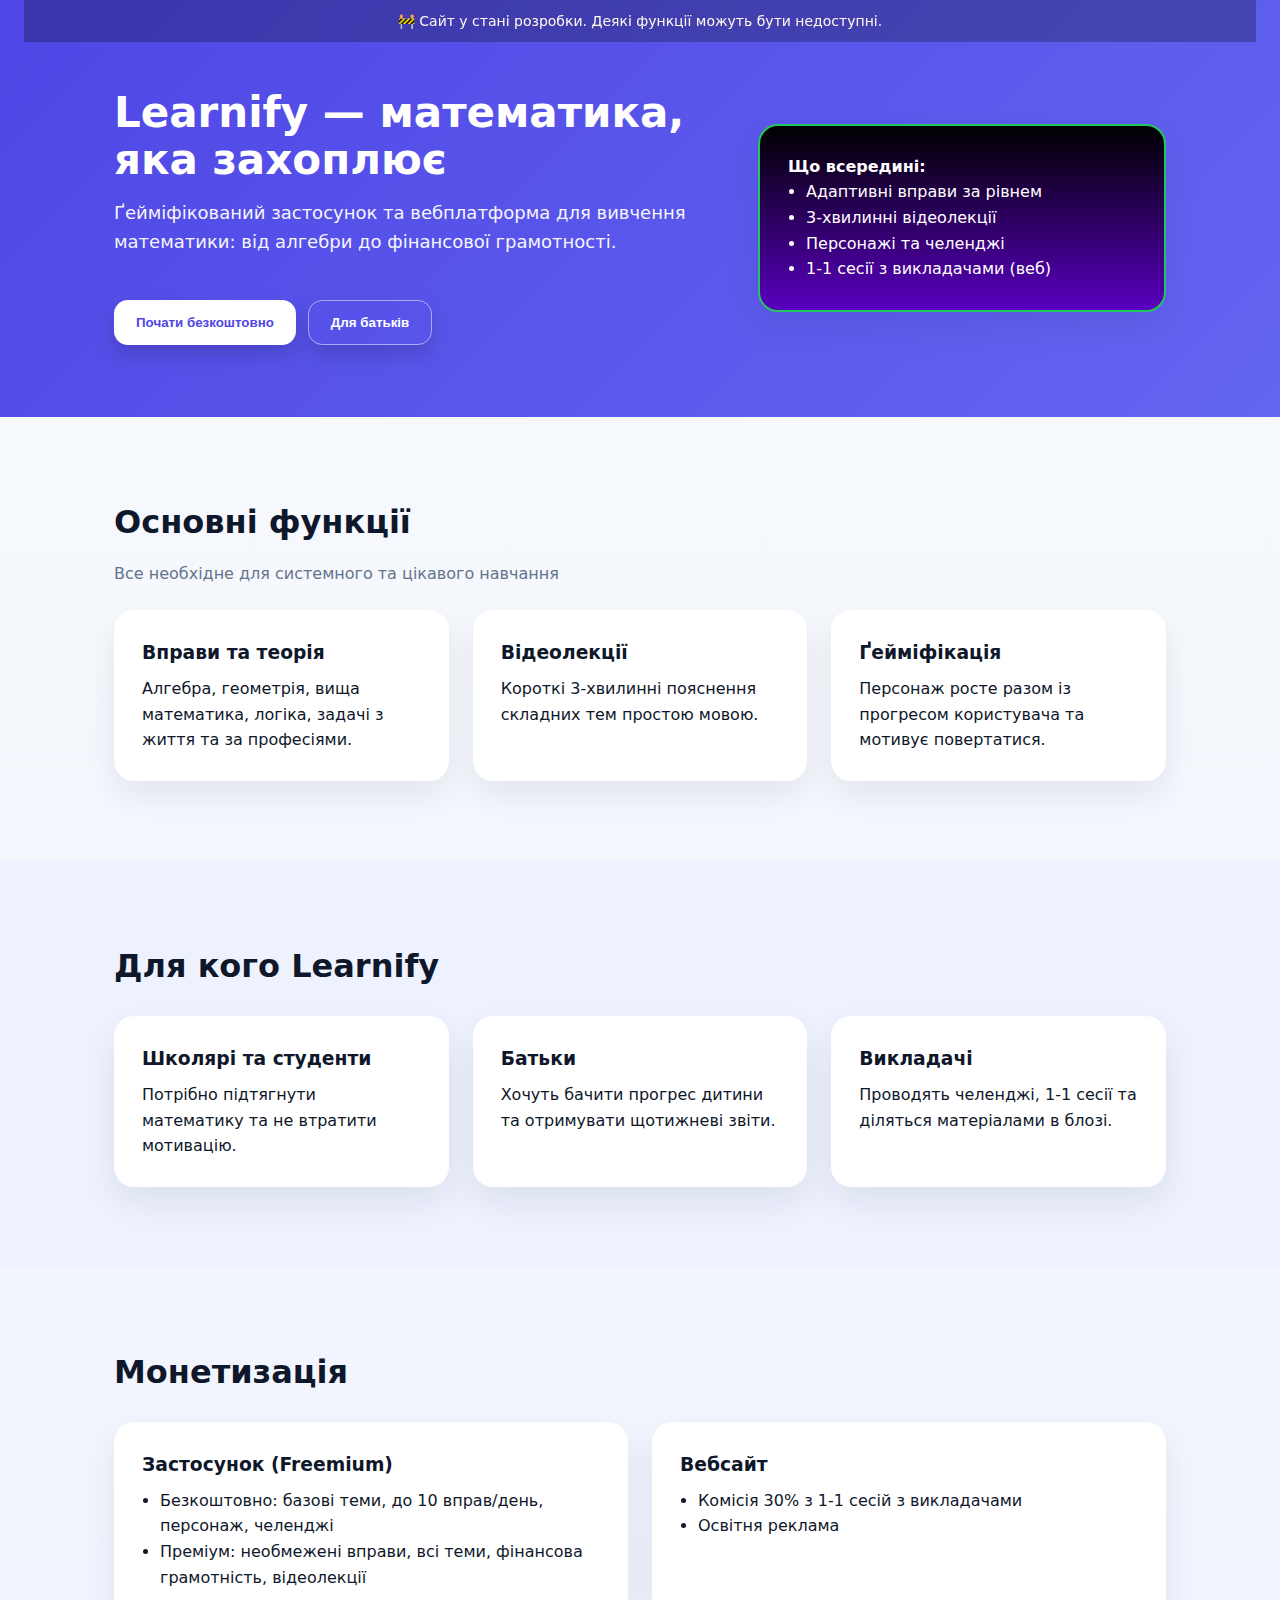
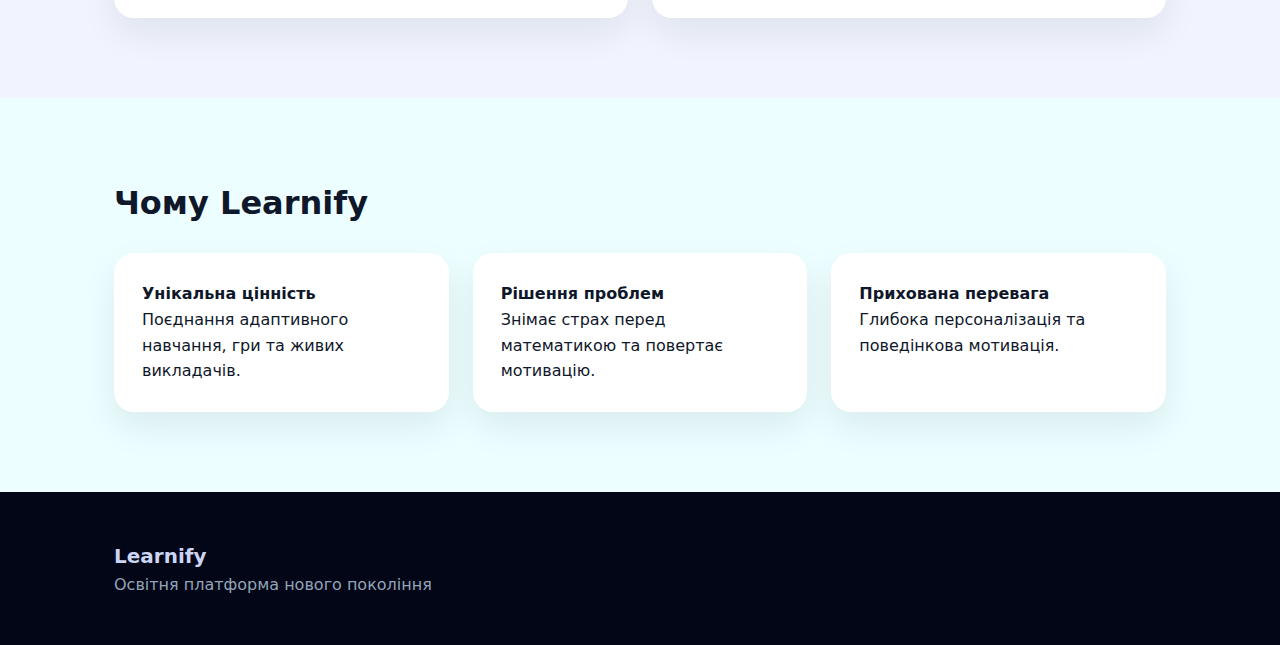
<file: index.html>
<!DOCTYPE html>
<html lang="uk">
<head>
  <meta charset="UTF-8" />
  <meta name="viewport" content="width=device-width, initial-scale=1.0" />
  <title>Learnify — вивчай математику легко</title>
  <link rel="stylesheet" href="styles.css">

  <style>
    :root{
      --primary:#4F46E5;
      --secondary:#22C55E;
      --bg:#F8FAFC;
      --text:#0F172A;
      --muted:#64748B;
      --card:#FFFFFF;
      --warning:#F59E0B;
    }
    *{box-sizing:border-box}
    body{
      margin:0;
      font-family: Inter, system-ui, -apple-system, Segoe UI, Roboto, Arial, sans-serif;
      color:var(--text);
      background:linear-gradient(180deg,#F8FAFC,#EEF2FF);
    }
    header{
      background:linear-gradient(135deg, var(--primary), #6366F1);
      color:white;
      padding:0 24px 72px;
      position:relative;
      overflow:hidden;
    }
    .dev-banner{
      background:rgba(0,0,0,.25);
      color:#FFF7ED;
      text-align:center;
      padding:10px 16px;
      font-size:14px;
      backdrop-filter: blur(6px);
    }
    .container{max-width:1100px;margin:0 auto}
    .hero{
      display:grid;
      grid-template-columns:1.2fr .8fr;
      gap:32px;
      align-items:center;
      margin-top:48px;
    }
    h1{font-size:42px;line-height:1.1;margin:0 0 16px}
    p.lead{font-size:18px;opacity:.95}
    .cta{margin-top:24px;display:flex;gap:12px;flex-wrap:wrap}
    .btn{
      background:white;color:var(--primary);border:none;
      padding:14px 22px;border-radius:14px;font-weight:700;cursor:pointer;
      box-shadow:0 10px 20px rgba(0,0,0,.15)
    }
    .btn.secondary{background:transparent;color:white;border:1px solid rgba(255,255,255,.5)}
    section{padding:80px 24px}
    h2{font-size:32px;margin:0 0 12px}
    .muted{color:var(--muted)}
    .grid{display:grid;gap:24px}
    .grid-3{grid-template-columns:repeat(3,1fr)}
    .grid-2{grid-template-columns:repeat(2,1fr)}
    .card{
      background:var(--card);
      border-radius:20px;
      padding:28px;
      box-shadow:0 15px 35px rgba(15,23,42,.08);
      transition:transform .2s ease, box-shadow .2s ease
    }
    .card:hover{
      transform:translateY(-4px);
      box-shadow:0 20px 45px rgba(15,23,42,.12)
    }
    .card.highlight{
      border:2px solid var(--secondary);
      background:linear-gradient(180deg,#000000,#5900bf)
    }
    ul{padding-left:18px}
    footer{
      background:#020617;color:#CBD5F5;padding:48px 24px
    }
    footer strong{font-size:20px}
    @media (max-width:900px){
      .hero,.grid-3,.grid-2{grid-template-columns:1fr}
      h1{font-size:34px}
    }
  </style>
</head>
<body>

<header>
  <div class="dev-banner">🚧 Сайт у стані розробки. Деякі функції можуть бути недоступні.</div>
  <div class="container hero">
    <div>
      <h1>Learnify — математика, яка захоплює</h1>
      <p class="lead">Ґейміфікований застосунок та вебплатформа для вивчення математики: від алгебри до фінансової грамотності.</p>
      <div class="cta">
        <button class="btn">Почати безкоштовно</button>
        <button class="btn secondary">Для батьків</button>
      </div>
    </div>
    <div class="card highlight">
      <strong>Що всередині:</strong>
      <ul>
        <li>Адаптивні вправи за рівнем</li>
        <li>3-хвилинні відеолекції</li>
        <li>Персонажі та челенджі</li>
        <li>1-1 сесії з викладачами (веб)</li>
      </ul>
    </div>
  </div>
</header>

<section>
  <div class="container">
    <h2>Основні функції</h2>
    <p class="muted">Все необхідне для системного та цікавого навчання</p>
    <div class="grid grid-3" style="margin-top:24px">
      <div class="card">
        <h3>Вправи та теорія</h3>
        <p>Алгебра, геометрія, вища математика, логіка, задачі з життя та за професіями.</p>
      </div>
      <div class="card">
        <h3>Відеолекції</h3>
        <p>Короткі 3‑хвилинні пояснення складних тем простою мовою.</p>
      </div>
      <div class="card">
        <h3>Ґейміфікація</h3>
        <p>Персонаж росте разом із прогресом користувача та мотивує повертатися.</p>
      </div>
    </div>
  </div>
</section>

<section style="background:#EEF2FF">
  <div class="container">
    <h2>Для кого Learnify</h2>
    <div class="grid grid-3" style="margin-top:24px">
      <div class="card">
        <h3>Школярі та студенти</h3>
        <p>Потрібно підтягнути математику та не втратити мотивацію.</p>
      </div>
      <div class="card">
        <h3>Батьки</h3>
        <p>Хочуть бачити прогрес дитини та отримувати щотижневі звіти.</p>
      </div>
      <div class="card">
        <h3>Викладачі</h3>
        <p>Проводять челенджі, 1‑1 сесії та діляться матеріалами в блозі.</p>
      </div>
    </div>
  </div>
</section>

<section>
  <div class="container">
    <h2>Монетизація</h2>
    <div class="grid grid-2" style="margin-top:24px">
      <div class="card">
        <h3>Застосунок (Freemium)</h3>
        <ul>
          <li>Безкоштовно: базові теми, до 10 вправ/день, персонаж, челенджі</li>
          <li>Преміум: необмежені вправи, всі теми, фінансова грамотність, відеолекції</li>
        </ul>
      </div>
      <div class="card">
        <h3>Вебсайт</h3>
        <ul>
          <li>Комісія 30% з 1‑1 сесій з викладачами</li>
          <li>Освітня реклама</li>
        </ul>
      </div>
    </div>
  </div>
</section>

<section style="background:#ECFEFF">
  <div class="container">
    <h2>Чому Learnify</h2>
    <div class="grid grid-3" style="margin-top:24px">
      <div class="card"><strong>Унікальна цінність</strong><p>Поєднання адаптивного навчання, гри та живих викладачів.</p></div>
      <div class="card"><strong>Рішення проблем</strong><p>Знімає страх перед математикою та повертає мотивацію.</p></div>
      <div class="card"><strong>Прихована перевага</strong><p>Глибока персоналізація та поведінкова мотивація.</p></div>
    </div>
  </div>
</section>

<footer>
  <div class="container">
    <strong>Learnify</strong>
    <p class="muted">Освітня платформа нового покоління</p>
  </div>
</footer>
<div id="start" class="modal">
  <div class="modal-content dark-text">
    <h3>Почати безкоштовно</h3>
    <p class="muted">Сайт у розробці. Залиш email для раннього доступу.</p>

    <form method="POST">
      <input type="email" name="email" placeholder="Ваш email" required>
      <button class="btn">Надіслати</button>
    </form>

    <a href="#" class="close">Закрити</a>
  </div>
</div>

</body>
</html>
</file>
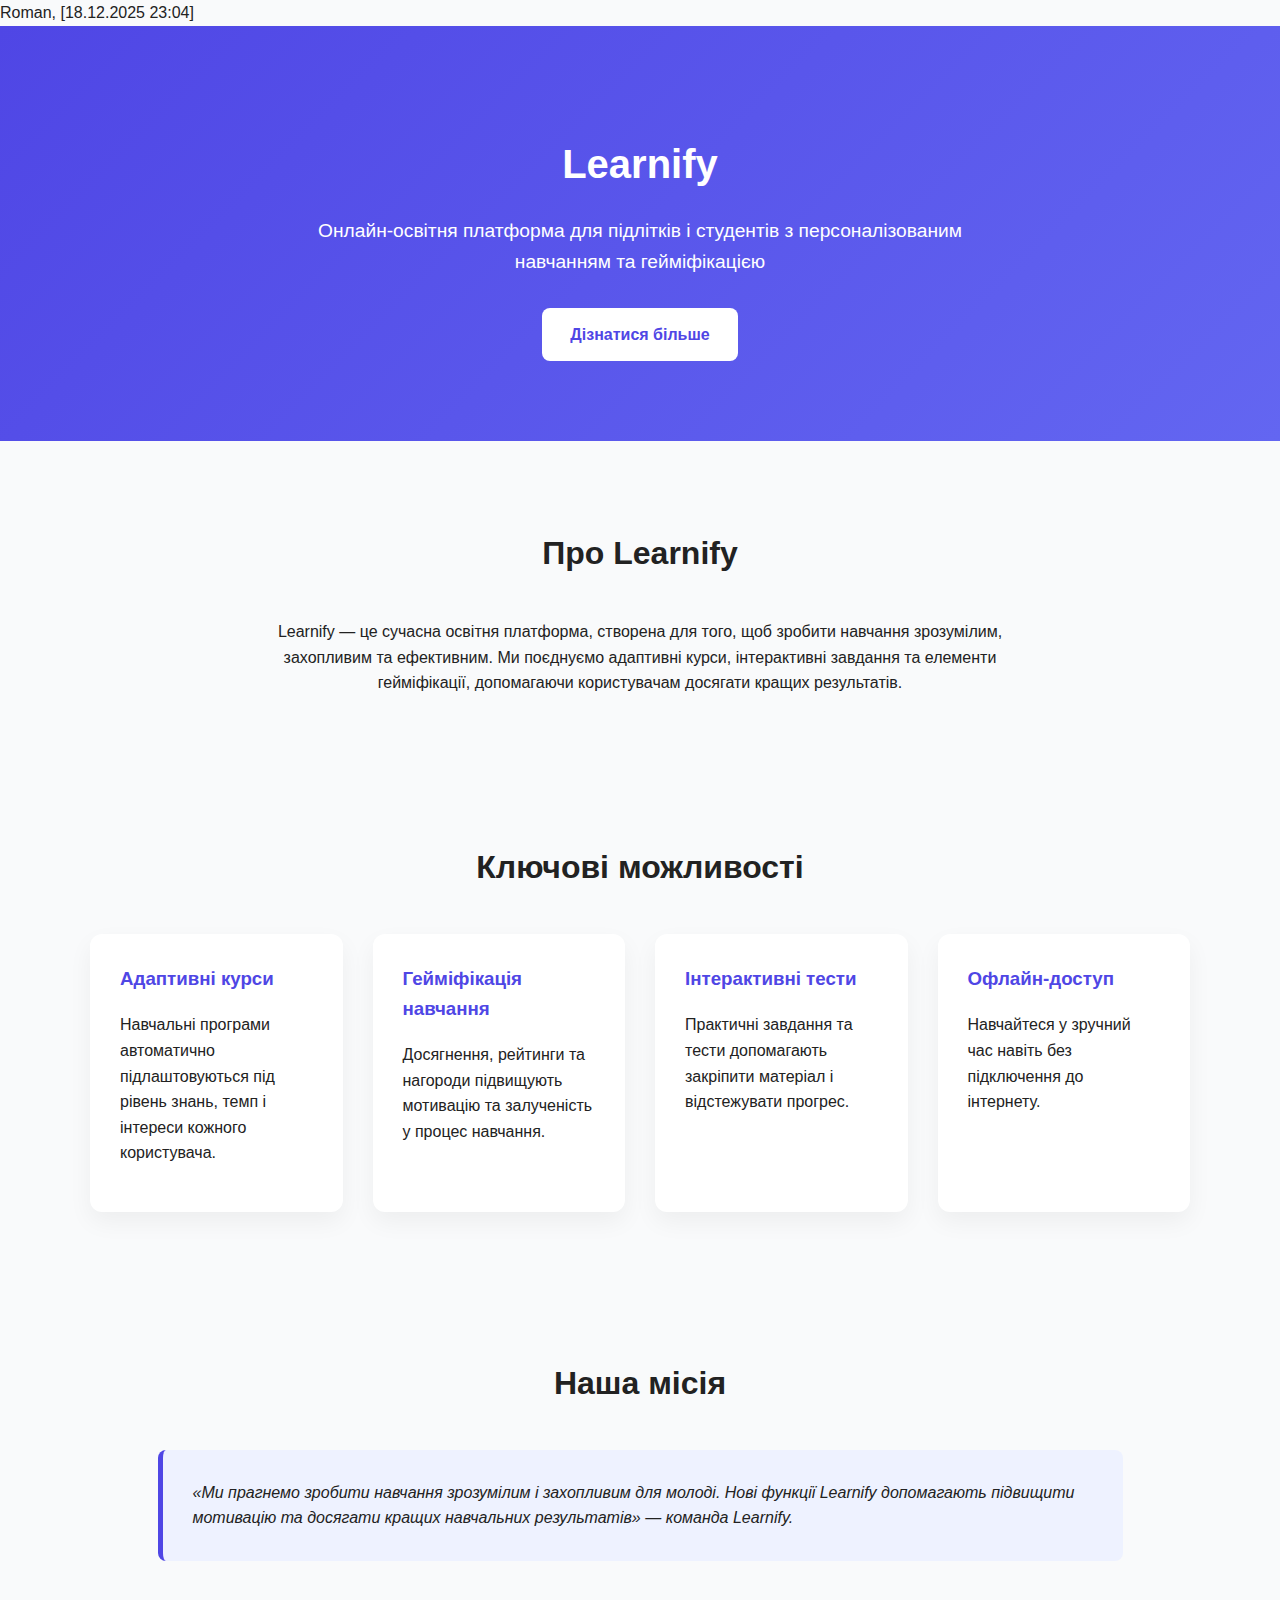
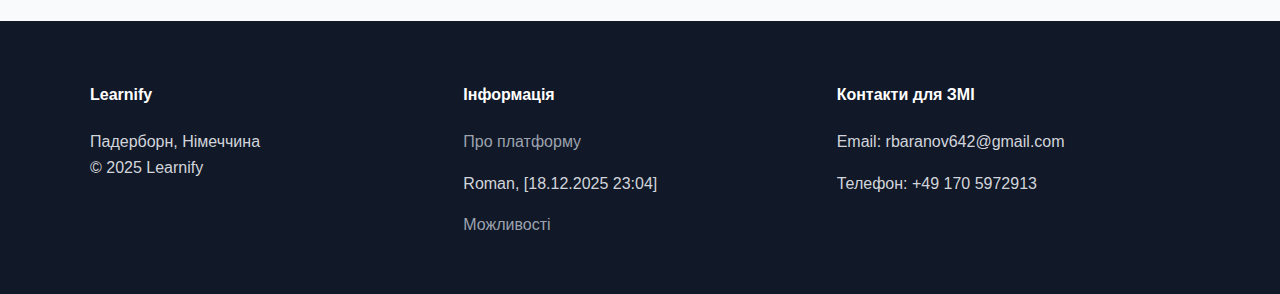
<file: Сайт.html>
Roman, [18.12.2025 23:04]
<!DOCTYPE html>
<html lang="uk">
<head>
  <meta charset="UTF-8" />
  <meta name="viewport" content="width=device-width, initial-scale=1.0" />
  <title>Learnify — Персоналізоване навчання з гейміфікацією</title>
  <meta name="description" content="Learnify — онлайн-освітня платформа з адаптивними курсами, гейміфікацією та офлайн-доступом для підлітків і студентів." />
  <style>
    body {
      margin: 0;
      font-family: Arial, Helvetica, sans-serif;
      line-height: 1.6;
      color: #222;
      background-color: #f9fafb;
    }
    header {
      background: linear-gradient(135deg, #4f46e5, #6366f1);
      color: #fff;
      padding: 80px 20px;
      text-align: center;
    }
    header h1 {
      font-size: 2.5rem;
      margin-bottom: 20px;
    }
    header p {
      font-size: 1.2rem;
      max-width: 700px;
      margin: 0 auto 30px;
    }
    .btn {
      display: inline-block;
      background: #fff;
      color: #4f46e5;
      padding: 14px 28px;
      border-radius: 8px;
      text-decoration: none;
      font-weight: bold;
    }
    section {
      padding: 60px 20px;
      max-width: 1100px;
      margin: auto;
    }
    .section-title {
      text-align: center;
      font-size: 2rem;
      margin-bottom: 40px;
    }
    .features {
      display: grid;
      grid-template-columns: repeat(auto-fit, minmax(250px, 1fr));
      gap: 30px;
    }
    .card {
      background: #fff;
      padding: 30px;
      border-radius: 12px;
      box-shadow: 0 10px 25px rgba(0,0,0,0.05);
    }
    .card h3 {
      margin-top: 0;
      color: #4f46e5;
    }
    .quote {
      background: #eef2ff;
      border-left: 5px solid #4f46e5;
      padding: 30px;
      border-radius: 8px;
      max-width: 900px;
      margin: auto;
      font-style: italic;
    }
    footer {
      background: #111827;
      color: #d1d5db;
      padding: 40px 20px;
    }
    footer .footer-content {
      max-width: 1100px;
      margin: auto;
      display: grid;
      grid-template-columns: repeat(auto-fit, minmax(250px, 1fr));
      gap: 20px;
    }
    footer h4 {
      color: #fff;
    }
    footer a {
      color: #9ca3af;
      text-decoration: none;
    }
  </style>
</head>
<body>

<header>
  <h1>Learnify</h1>
  <p>Онлайн-освітня платформа для підлітків і студентів з персоналізованим навчанням та гейміфікацією</p>
  <a href="#features" class="btn">Дізнатися більше</a>
</header>

<section id="about">
  <h2 class="section-title">Про Learnify</h2>
  <p style="text-align:center; max-width:800px; margin:auto;">
    Learnify — це сучасна освітня платформа, створена для того, щоб зробити навчання зрозумілим, захопливим та ефективним. Ми поєднуємо адаптивні курси, інтерактивні завдання та елементи гейміфікації, допомагаючи користувачам досягати кращих результатів.
  </p>
</section>

<section id="features">
  <h2 class="section-title">Ключові можливості</h2>
  <div class="features">
    <div class="card">
      <h3>Адаптивні курси</h3>
      <p>Навчальні програми автоматично підлаштовуються під рівень знань, темп і інтереси кожного користувача.</p>
    </div>
    <div class="card">
      <h3>Гейміфікація навчання</h3>
      <p>Досягнення, рейтинги та нагороди підвищують мотивацію та залученість у процес навчання.</p>
    </div>
    <div class="card">
      <h3>Інтерактивні тести</h3>
      <p>Практичні завдання та тести допомагають закріпити матеріал і відстежувати прогрес.</p>
    </div>
    <div class="card">
      <h3>Офлайн-доступ</h3>
      <p>Навчайтеся у зручний час навіть без підключення до інтернету.</p>
    </div>
  </div>
</section>

<section>
  <h2 class="section-title">Наша місія</h2>
  <div class="quote">
    «Ми прагнемо зробити навчання зрозумілим і захопливим для молоді. Нові функції Learnify допомагають підвищити мотивацію та досягати кращих навчальних результатів» — команда Learnify.
  </div>
</section>

<footer>
  <div class="footer-content">
    <div>
      <h4>Learnify</h4>
      <p>Падерборн, Німеччина<br />© 2025 Learnify</p>
    </div>
    <div>
      <h4>Інформація</h4>
      <p><a href="#about">Про платформу</a></p>

Roman, [18.12.2025 23:04]
<p><a href="#features">Можливості</a></p>
    </div>
    <div>
      <h4>Контакти для ЗМІ</h4>
      <p>Email: rbaranov642@gmail.com</p>
      <p>Телефон: +49 170 5972913</p>
    </div>
  </div>
</footer>

</body>
</html>
</file>
<file: styles.css>
/* ===== CSS RESET ===== */
* {
  margin: 0;
  padding: 0;
  box-sizing: border-box;
}

/* ===== VARIABLES ===== */
:root {
  --primary: #4F46E5;
  --secondary: #22C55E;
  --bg: #F8FAFC;
  --text: #0F172A;
  --muted: #64748B;
  --card: #FFFFFF;
  --warning: #F59E0B;
}

/* ===== BASE ===== */
body {
  font-family: Inter, system-ui, -apple-system, Segoe UI, Roboto, Arial, sans-serif;
  background: linear-gradient(180deg, #F8FAFC, #EEF2FF);
  color: var(--text);
  line-height: 1.6;
}

.container {
  max-width: 1100px;
  margin: 0 auto;
  padding: 0 24px;
}

/* ===== HEADER ===== */
header {
  background: linear-gradient(135deg, var(--primary), #6366F1);
  color: #ffffff;
  padding-bottom: 72px;
}

.dev-banner {
  background: rgba(0, 0, 0, 0.25);
  backdrop-filter: blur(6px);
  text-align: center;
  padding: 10px 16px;
  font-size: 14px;
}

/* ===== HERO ===== */
.hero {
  display: grid;
  grid-template-columns: 1.2fr 0.8fr;
  gap: 32px;
  align-items: center;
  margin-top: 56px;
}

h1 {
  font-size: 42px;
  line-height: 1.15;
  margin-bottom: 16px;
}

.lead {
  font-size: 18px;
  opacity: 0.95;
}

/* ===== BUTTONS ===== */
.cta {
  margin-top: 28px;
  display: flex;
  gap: 12px;
  flex-wrap: wrap;
}

.btn {
  padding: 14px 22px;
  border-radius: 14px;
  font-weight: 700;
  cursor: pointer;
  border: none;
  background: #ffffff;
  color: var(--primary);
  box-shadow: 0 10px 20px rgba(0, 0, 0, 0.15);
  transition: transform 0.2s ease, box-shadow 0.2s ease;
}

.btn:hover {
  transform: translateY(-2px);
  box-shadow: 0 14px 26px rgba(0, 0, 0, 0.2);
}

.btn.secondary {
  background: transparent;
  color: #ffffff;
  border: 1px solid rgba(255, 255, 255, 0.5);
}

/* ===== SECTIONS ===== */
section {
  padding: 80px 0;
}

h2 {
  font-size: 32px;
  margin-bottom: 12px;
}

.muted {
  color: var(--muted);
}

/* ===== GRID ===== */
.grid {
  display: grid;
  gap: 24px;
  margin-top: 24px;
}

.grid-3 {
  grid-template-columns: repeat(3, 1fr);
}

.grid-2 {
  grid-template-columns: repeat(2, 1fr);
}

/* ===== CARDS ===== */
.card {
  background: var(--card);
  border-radius: 20px;
  padding: 28px;
  box-shadow: 0 15px 35px rgba(15, 23, 42, 0.08);
  transition: transform 0.2s ease, box-shadow 0.2s ease;
}

.card:hover {
  transform: translateY(-4px);
  box-shadow: 0 22px 48px rgba(15, 23, 42, 0.14);
}

.card h3 {
  margin-bottom: 8px;
}

.card ul {
  padding-left: 18px;
}

/* ===== SPECIAL CARDS ===== */
.highlight {
  border: 2px solid var(--secondary);
  background: linear-gradient(180deg, #ffffff, #ecfeff);
}

/* FIX: text color inside header cards */
.dark-text {
  color: var(--text);
}

/* ===== FOOTER ===== */
footer {
  background: #020617;
  color: #CBD5F5;
  padding: 48px 0;
}

footer strong {
  font-size: 20px;
}

footer .muted {
  color: #94A3B8;
}

/* ===== MOBILE VERSION ===== */
@media (max-width: 900px) {
  h1 {
    font-size: 34px;
  }

  .hero {
    grid-template-columns: 1fr;
    text-align: center;
  }

  .cta {
    justify-content: center;
  }

  .grid-3,
  .grid-2 {
    grid-template-columns: 1fr;
  }

  section {
    padding: 64px 0;
  }
}

@media (max-width: 480px) {
  h1 {
    font-size: 28px;
  }

  .lead {
    font-size: 16px;
  }

  .btn {
    width: 100%;
  }

  .card {
    padding: 22px;
  }
}
body {
  font-family: Arial, sans-serif;
  background: #F8FAFC;
  margin: 0;
}

header {
  background: linear-gradient(135deg, #4F46E5, #6366F1);
  color: white;
  padding: 60px 20px;
}

.dev-banner {
  text-align: center;
  background: rgba(0,0,0,.3);
  padding: 8px;
}

.container {
  max-width: 1100px;
  margin: auto;
}

.hero {
  display: grid;
  grid-template-columns: 1fr 1fr;
  gap: 30px;
}

h1 {
  font-size: 40px;
}

.btn {
  display: inline-block;
  margin-top: 20px;
  padding: 14px 22px;
  background: white;
  color: #4F46E5;
  text-decoration: none;
  border-radius: 12px;
  font-weight: bold;
}

.card {
  background: white;
  padding: 24px;
  border-radius: 16px;
}

.dark-text {
  color: #0F172A;
}

/* ===== MODAL ===== */
.modal {
  position: fixed;
  inset: 0;
  background: rgba(15,23,42,.6);
  display: none;
  align-items: center;
  justify-content: center;
}

.modal:target {
  display: flex;
}

.modal-content {
  background: white;
  padding: 30px;
  border-radius: 16px;
  max-width: 400px;
  width: 100%;
  text-align: center;
}

.modal-content input {
  width: 100%;
  padding: 12px;
  margin: 12px 0;
}

.close {
  display: block;
  margin-top: 16px;
  color: #64748B;
  text-decoration: none;
}

/* ===== MOBILE ===== */
@media (max-width: 768px) {
  .hero {
    grid-template-columns: 1fr;
    text-align: center;
  }

  h1 {
    font-size: 28px;
  }
}
</file>
